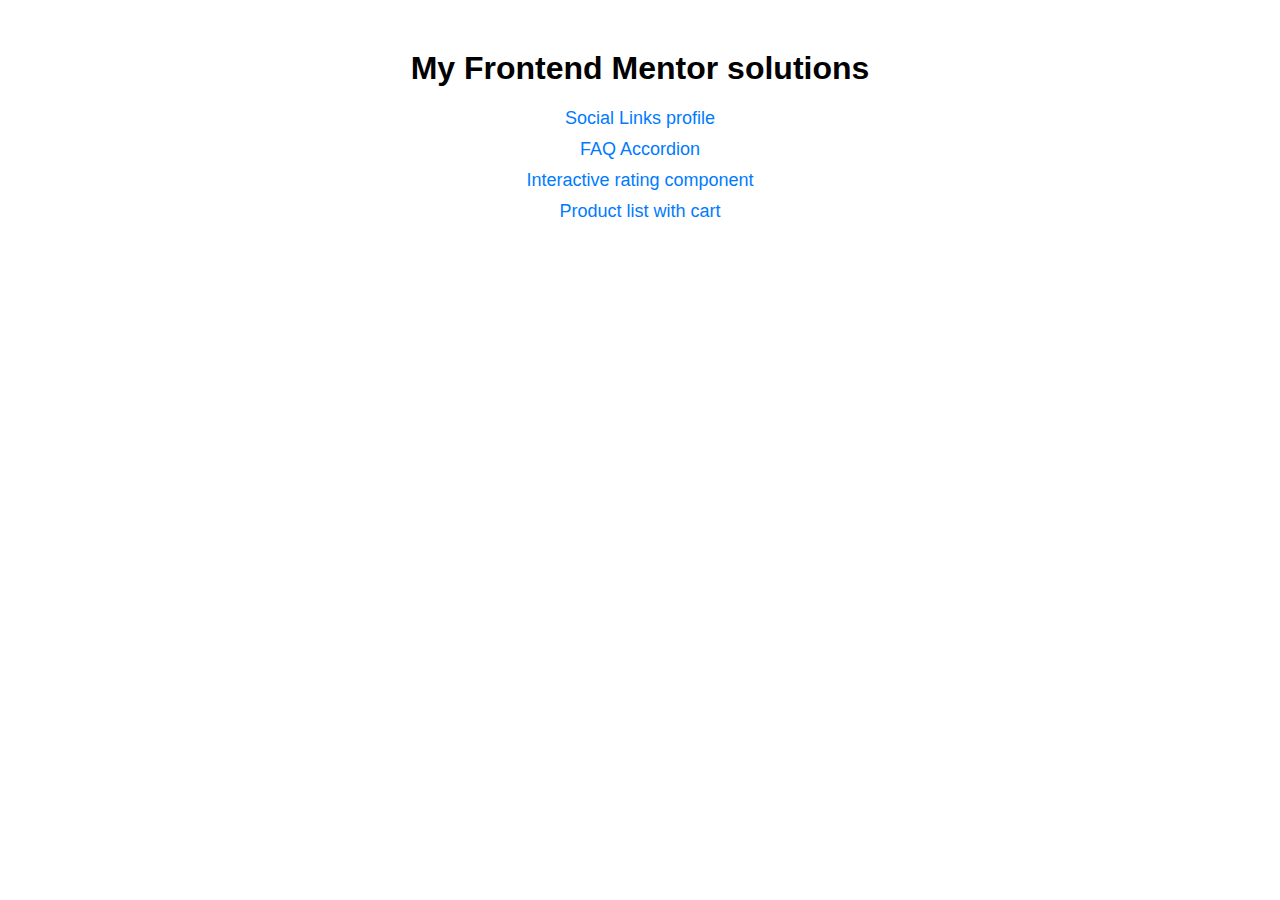
<file: docs/index.html>
<!DOCTYPE html>
<html lang="ru">

<head>
    <meta charset="UTF-8">
    <meta name="viewport" content="width=device-width, initial-scale=1.0">
    <title>Мои проекты</title>
    <style>
        body {
            font-family: Arial, sans-serif;
            text-align: center;
            margin: 50px;
        }

        ul {
            list-style-type: none;
            padding: 0;
        }

        li {
            margin: 10px 0;
        }

        a {
            text-decoration: none;
            color: #007bff;
            font-size: 18px;
        }

        a:hover {
            text-decoration: underline;
        }
    </style>
</head>

<body>
    <h1>Мy Frontend Mentor solutions</h1>
    <ul>
        <li>
            <a href="/FrontendMentor/social-links-profile-main/" target="_blank">Social Links profile</a>
        </li>
        <li>
            <a href="/FrontendMentor/faq-accordion-main/" target="_blank">FAQ Accordion</a>
        </li>
        <li>
            <a href="/FrontendMentor/interactive-rating-component-main/" target="_blank">Interactive rating
                component</a>
        </li>
        <li>
            <a href="/FrontendMentor/product-list-with-cart-main/" target="_blank">Product list with cart</a>
        </li>
    </ul>
</body>

</html>
</file>
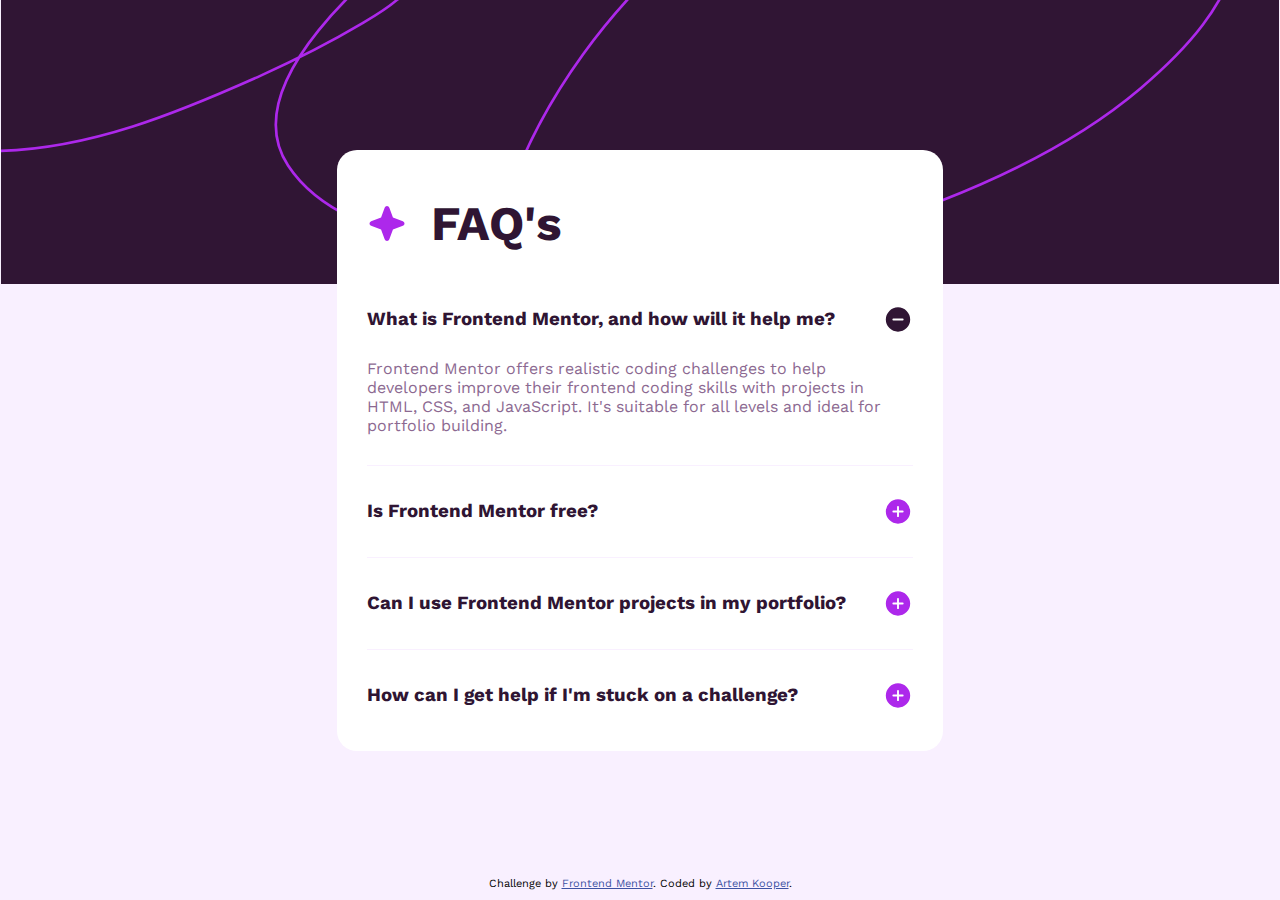
<file: faq-accordion-main/index.html>
<!DOCTYPE html>
<html lang="en">

<head>
  <meta charset="UTF-8">
  <meta name="viewport" content="width=device-width, initial-scale=1.0">
  <link rel="icon" type="image/png" sizes="32x32" href="./assets/images/favicon-32x32.png">
  <link rel="stylesheet" href="styles/styles.css">
  <title>Frontend Mentor | FAQ accordion</title>
  <script src="scripts/script.js" defer></script>
</head>

<body>
  <div class="wrapper">
    <div class="card">
      <div class="card_headerbox">
        <img src="assets/images/icon-star.svg" alt="icon_star">
        <h2 class="card_headerbox_title">FAQ's</h2>
      </div>
      <div class="accordion">
        <div class="accordion-item">
          <div class="accordion-item_headerbox">
            <h3 class="accordion-item_headerbox_title">What is Frontend Mentor, and how will it help me?</h3>
            <img class="accordion-item_headerbox_img" src="assets/images/icon-minus.svg">
          </div>
          <div class="accordion-item_content">
            Frontend Mentor offers realistic coding challenges to help developers improve their
            frontend coding skills with projects in HTML, CSS, and JavaScript. It's suitable for
            all levels and ideal for portfolio building.
          </div>
        </div>
        <div class="accordion-item">
          <div class="accordion-item_headerbox">
            <h3 class="accordion-item_headerbox_title">Is Frontend Mentor free?</h3>
            <img class="accordion-item_headerbox_img" src="assets/images/icon-plus.svg">
          </div>
          <div class="accordion-item_content hidden">
            Yes, Frontend Mentor offers both free and premium coding challenges, with the free
            option providing access to a range of projects suitable for all skill levels..
          </div>
        </div>
        <div class="accordion-item">
          <div class="accordion-item_headerbox">
            <h3 class="accordion-item_headerbox_title">Can I use Frontend Mentor projects in my portfolio?</h3>
            <img class="accordion-item_headerbox_img" src="assets/images/icon-plus.svg">
          </div>
          <div class="accordion-item_content hidden">
            Yes, you can use projects completed on Frontend Mentor in your portfolio. It's an excellent
            way to showcase your skills to potential employers!
          </div>
        </div>
        <div class="accordion-item">
          <div class="accordion-item_headerbox">
            <h3 class="accordion-item_headerbox_title">How can I get help if I'm stuck on a challenge?
            </h3>
            <img class="accordion-item_headerbox_img" src="assets/images/icon-plus.svg">
          </div>
          <div class="accordion-item_content hidden">
            The best place to get help is inside Frontend Mentor's Discord community. There's a help
            channel where you can ask questions and seek support from other community members.
          </div>
        </div>
      </div>
    </div>
    <div class="attribution">
      Challenge by <a href="https://www.frontendmentor.io/challenges/faq-accordion-wyfFdeBwBz" target="_blank">Frontend
        Mentor</a>.
      Coded by <a href="https://github.com/ArtKruzhkov" target="_blank">Artem Kooper</a>.
    </div>
  </div>

</body>

</html>
</file>
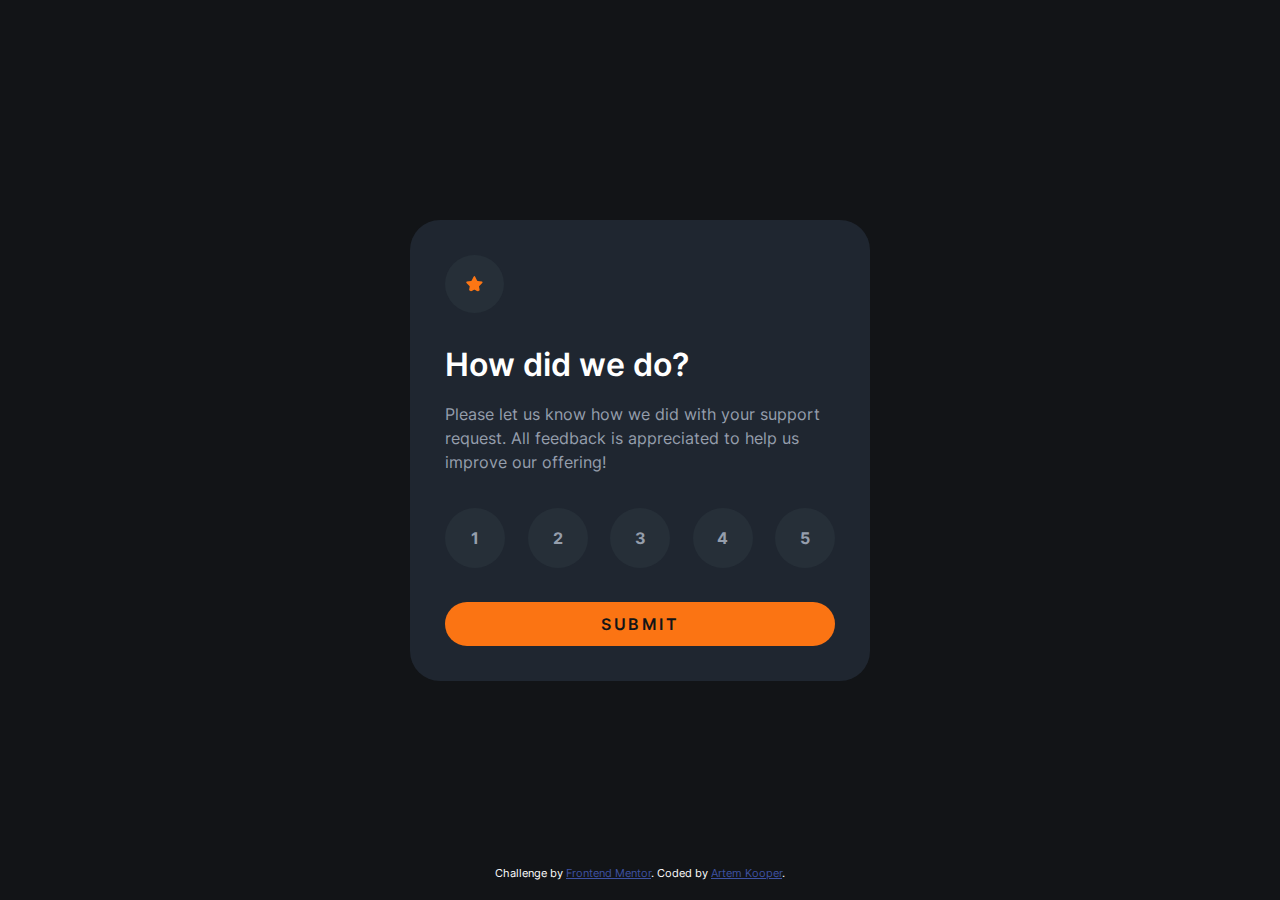
<file: interactive-rating-component-main/index.html>
<!DOCTYPE html>
<html lang="en">

<head>
  <meta charset="UTF-8">
  <meta name="viewport" content="width=device-width, initial-scale=1.0">

  <link rel="icon" type="image/png" sizes="32x32" href="./images/favicon-32x32.png">

  <title>Frontend Mentor | Interactive rating component</title>

  <link rel="stylesheet" href="styles/styles.css">
  <script src="scripts/script.js" defer></script>
</head>

<body>
  <div class="wrapper">
    <div class="rating-container">
      <div class="rating-container_img-box">
        <img src="images/icon-star.svg" alt="icon_star">
      </div>
      <h1 class="rating-container_headline">How did we do?</h1>
      <p class="rating-container_text">
        Please let us know how we did with your support request. All feedback is appreciated
        to help us improve our offering!
      </p>
      <div class="rating-container_rating-box">
        <form id="rating-form">
          <ul class="rating-container_rating-box_list">
            <li><input type="radio" name="rating" id="rating-1" value="1"><label for="rating-1">1</label></li>
            <li><input type="radio" name="rating" id="rating-2" value="2"><label for="rating-2">2</label></li>
            <li><input type="radio" name="rating" id="rating-3" value="3"><label for="rating-3">3</label></li>
            <li><input type="radio" name="rating" id="rating-4" value="4"><label for="rating-4">4</label></li>
            <li><input type="radio" name="rating" id="rating-5" value="5"><label for="rating-5">5</label></li>
          </ul>
          <button class="rating-container_rating-box_button" type="submit">Submit</button>
        </form>
      </div>
    </div>

    <div class="attribution">
      Challenge by <a href="https://www.frontendmentor.io?ref=challenge" target="_blank">Frontend Mentor</a>.
      Coded by <a href="https://github.com/ArtKruzhkov" target="_blank">Artem Kooper</a>.
    </div>

    <div class="thank-you-container hidden">
      <img src="images/illustration-thank-you.svg" alt="thank_you_icon">
      <p class="thank-you-container_selected-raiting">You selected X out of 5</p>
      <h1 class="thank-you-container_headline">Thank you!</h1>
      <p class="thank-you-container_text">
        We appreciate you taking the time to give a rating. If you ever need more support, dont hesitate to get in
        touch!
      </p>
    </div>
  </div>
</body>

</html>
</file>
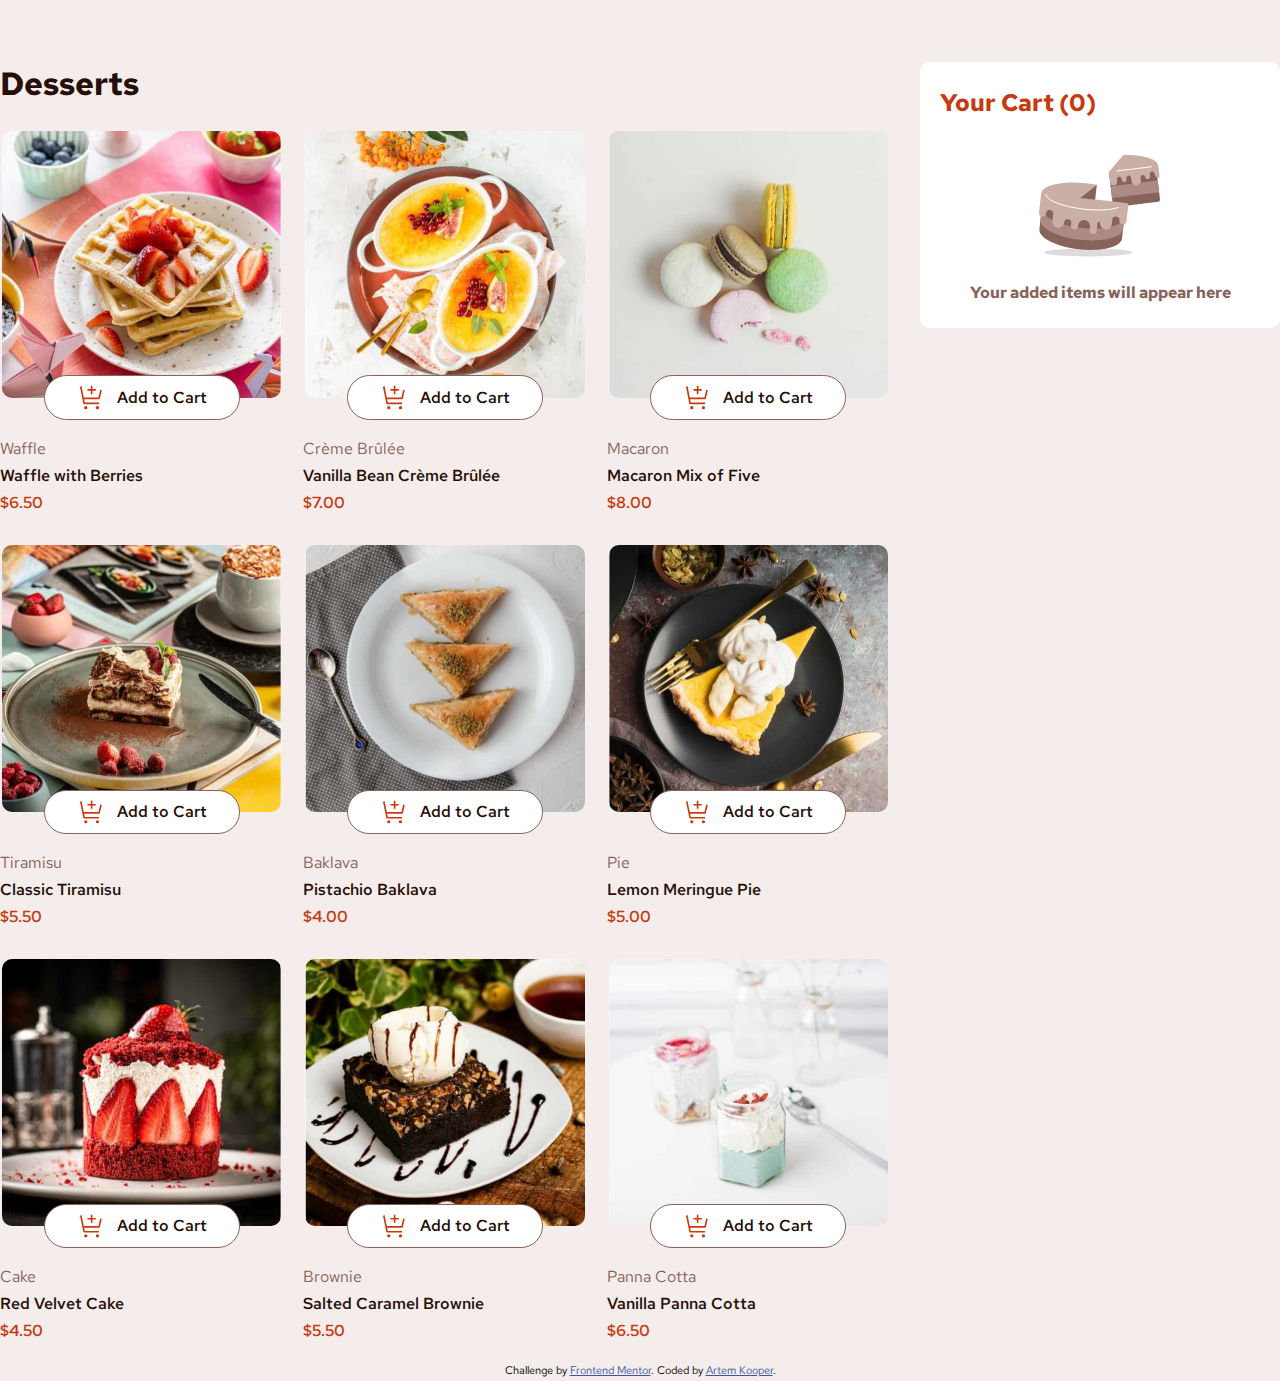
<file: product-list-with-cart-main/index.html>
<!DOCTYPE html>
<html lang="en">

<head>
  <meta charset="UTF-8">
  <meta name="viewport" content="width=device-width, initial-scale=1.0">
  <link rel="icon" type="image/png" sizes="32x32" href="./assets/images/favicon-32x32.png">
  <title>Frontend Mentor | Product list with cart</title>
  <link rel="stylesheet" href="./styles/style.css">
  <script src="scripts/script.js" defer></script>
</head>

<body>
  <div class="wrapper">
    <div class="product-container">
      <header class="product-container_header">
        <h1>Desserts</h1>
      </header>
      <div class="product-container_menu-list"></div>
    </div>
    <aside class="cart-container">
      <h2 class="cart-container_header">Your Cart (<span id="cart-quantity">0</span>)</h2>
      <div class="cart-container_cart-items"></div>
      <img class="cart-container_image" src="./assets/images/illustration-empty-cart.svg" alt="illustration-empty-cart">
      <p class="cart-container_text">Your added items will appear here</p>
      <div id="cart-total" class="cart-total" style="display: none;">
        <p class="cart-total_price-container">
          Order Total
          <span class="cart-total_price-container_total-price" id="total-price">$0.00</span>
        </p>
        <div class="cart-total_carbon-neutral-container">
          <img class="cart-total_carbon-neutral-container_image" src="./assets/images/icon-carbon-neutral.svg"
            alt="icon-carbon-neutral">
          <p class="cart-total_carbon-neutral-container_text">This is a <span>carbon-neutral</span> delivery</p>
        </div>
        <button class="cart-total_confirm-order">Confirm Order</button>
      </div>
    </aside>
    <dialog class="modal-container">
      <div class="modal-container_modal-content">
        <img class="modal-container_img" src="./assets/images/icon-order-confirmed.svg" alt="icon-order-confirmed">
        <h2 class="modal-container_header">Order Confirmed</h2>
        <p class="modal-container_text">We hope you enjoy your food!</p>
        <div class="modal-container_wrapper">
          <div class="modal-container_order-container"></div>
          <p class="modal-container_order-container_price-container">
            Order Total
            <span class="cart-total_price-container_total-price" id="modal-total-price">$0.00</span>
          </p>
        </div>
        <button class="modal-container_new-order-btn">Start new order</button>
      </div>
    </dialog>
    <div class="attribution">
      Challenge by <a href="https://www.frontendmentor.io?ref=challenge">Frontend Mentor</a>.
      Coded by <a href="https://github.com/ArtKruzhkov" target="_blank">Artem Kooper</a>.
    </div>
  </div>
</body>

</html>
</file>
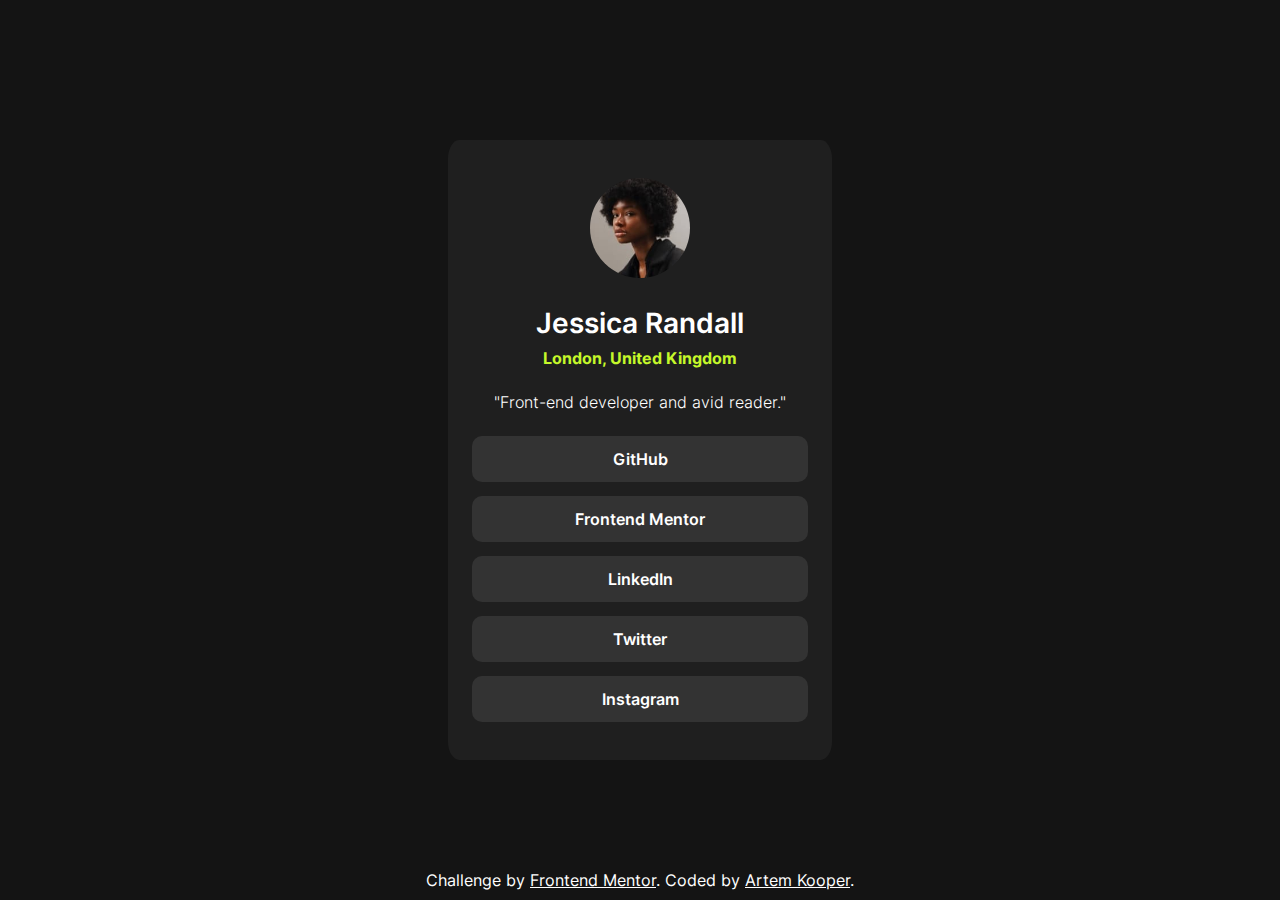
<file: social-links-profile-main/index.html>
<!DOCTYPE html>
<html lang="en">

<head>
  <meta charset="UTF-8">
  <meta name="viewport" content="width=device-width, initial-scale=1.0">
  <link rel="icon" type="image/png" sizes="32x32" href="./assets/images/favicon-32x32.png">
  <title>Social links profile</title>
  <link rel="stylesheet" href="styles/style.css">
</head>

<body>
  <div class="wrapper">
    <div class="main_card">
      <div class="user_info">
        <img class="user_avatar" src="assets/images/avatar-jessica.jpeg" alt="avatar_Jessica">
        <p class="user_name">Jessica Randall</p>
        <p class="user_city">London, United Kingdom</p>
        <p class="user_job">"Front-end developer and avid reader."</p>
      </div>
      <div class="user_links_container">
        <ul class="user_links_list">
          <li><a href="#" class="user-link">GitHub</a></li>
          <li><a href="#" class="user-link">Frontend Mentor</a></li>
          <li><a href="#" class="user-link">LinkedIn</a></li>
          <li><a href="#" class="user-link">Twitter</a></li>
          <li><a href="#" class="user-link">Instagram</a></li>
        </ul>
      </div>
    </div>
    <div class="attribution">
      Challenge by <a href="https://www.frontendmentor.io?ref=challenge" target="_blank">Frontend Mentor</a>.
      Coded by <a href="https://github.com/ArtKruzhkov" target="_blank">Artem Kooper</a>.
    </div>
  </div>



</body>

</html>
</file>
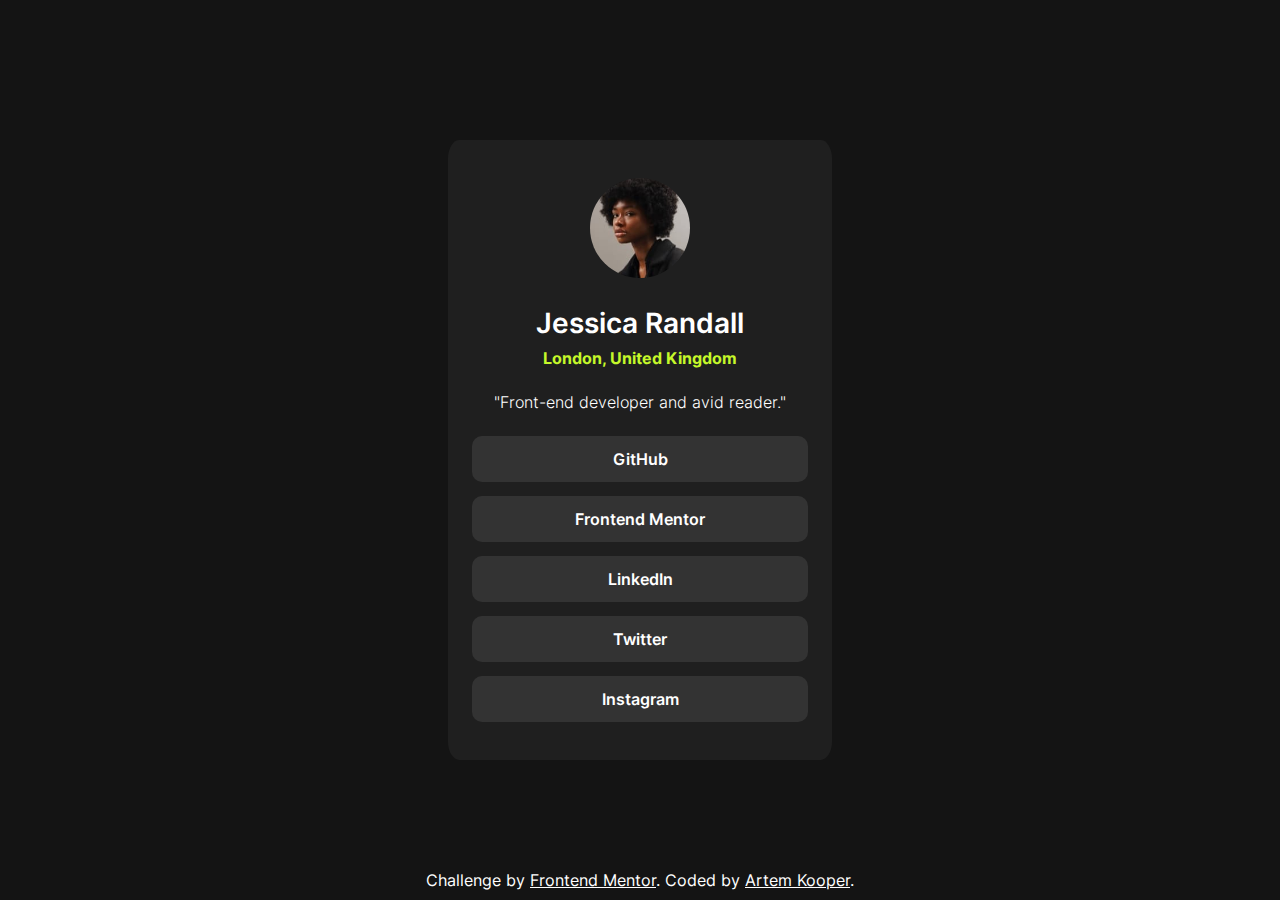
<file: docs/social-links-profile-main/index.html>
<!DOCTYPE html>
<html lang="en">

<head>
  <meta charset="UTF-8">
  <meta name="viewport" content="width=device-width, initial-scale=1.0">
  <link rel="icon" type="image/png" sizes="32x32" href="./assets/images/favicon-32x32.png">
  <title>Social links profile</title>
  <link rel="stylesheet" href="styles/style.css">
</head>

<body>
  <div class="wrapper">
    <div class="main_card">
      <div class="user_info">
        <img class="user_avatar" src="assets/images/avatar-jessica.jpeg" alt="avatar_Jessica">
        <p class="user_name">Jessica Randall</p>
        <p class="user_city">London, United Kingdom</p>
        <p class="user_job">"Front-end developer and avid reader."</p>
      </div>
      <div class="user_links_container">
        <ul class="user_links_list">
          <li><a href="#" class="user-link">GitHub</a></li>
          <li><a href="#" class="user-link">Frontend Mentor</a></li>
          <li><a href="#" class="user-link">LinkedIn</a></li>
          <li><a href="#" class="user-link">Twitter</a></li>
          <li><a href="#" class="user-link">Instagram</a></li>
        </ul>
      </div>
    </div>
    <div class="attribution">
      Challenge by <a href="https://www.frontendmentor.io?ref=challenge" target="_blank">Frontend Mentor</a>.
      Coded by <a href="https://github.com/ArtKruzhkov" target="_blank">Artem Kooper</a>.
    </div>
  </div>
</body>

</html>
</file>
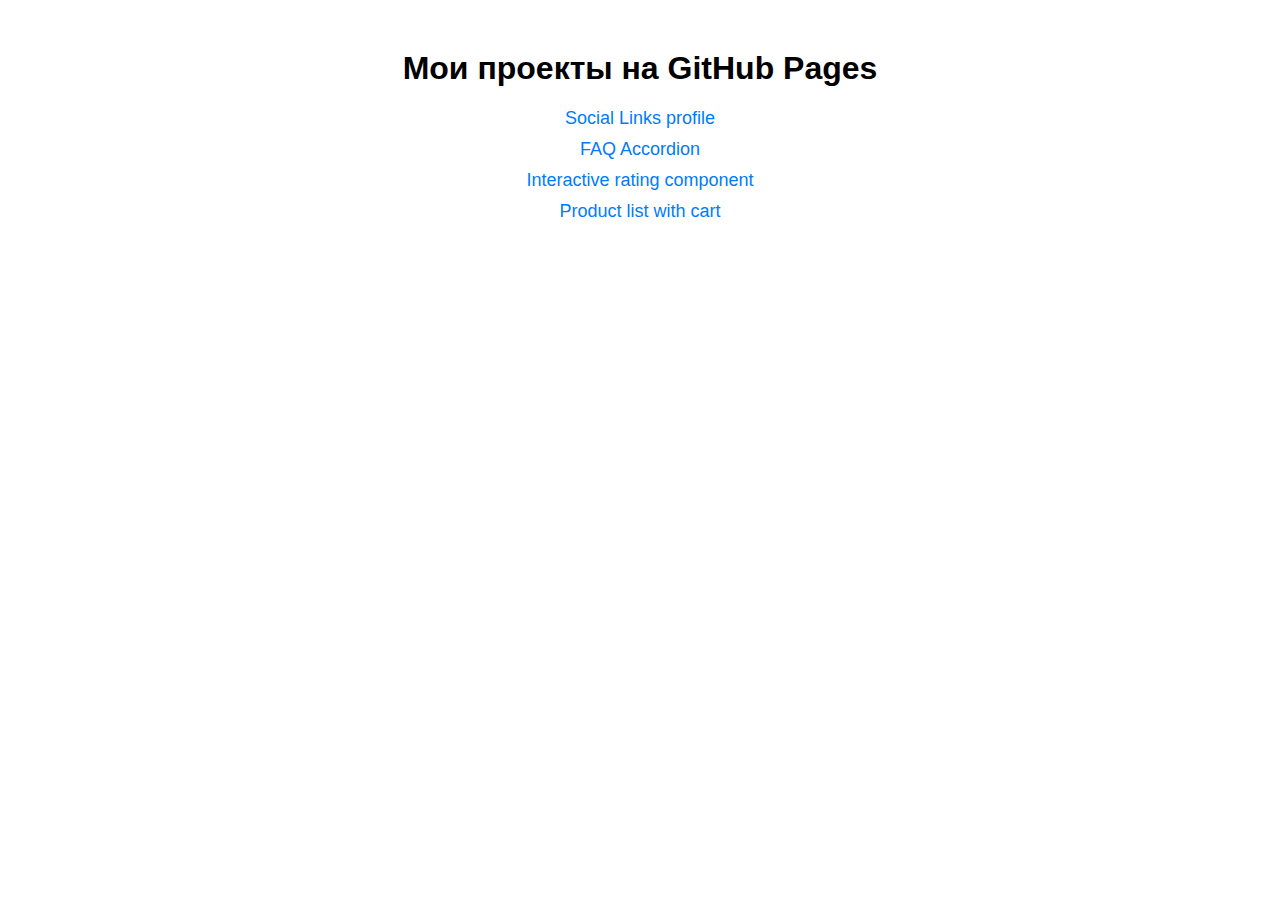
<file: docs/index2.html>
<!DOCTYPE html>
<html lang="ru">

<head>
    <meta charset="UTF-8">
    <meta name="viewport" content="width=device-width, initial-scale=1.0">
    <title>Мои проекты</title>
    <style>
        body {
            font-family: Arial, sans-serif;
            text-align: center;
            margin: 50px;
        }

        ul {
            list-style-type: none;
            padding: 0;
        }

        li {
            margin: 10px 0;
        }

        a {
            text-decoration: none;
            color: #007bff;
            font-size: 18px;
        }

        a:hover {
            text-decoration: underline;
        }
    </style>
</head>

<body>
    <h1>Мои проекты на GitHub Pages</h1>
    <ul>
        <li><a href="../social-links-profile-main/">Social Links profile</a></li>
        <li><a href="../faq-accordion-main/">FAQ Accordion</a></li>
        <li><a href="../interactive-rating-component-main/">Interactive rating component</a></li>
        <li><a href="../product-list-with-cart-main/">Product list with cart</a></li>
    </ul>
</body>

</html>
</file>
<file: faq-accordion-main/styles/styles.css>
@font-face {
  font-family: "WorkSans";
  src: url("../assets/fonts/static/WorkSans-Regular.ttf") format("truetype");
  font-weight: 400;
  font-style: normal;
}
@font-face {
  font-family: "WorkSans";
  src: url("../assets/fonts/static/WorkSans-SemiBold.ttf") format("truetype");
  font-weight: 600;
  font-style: normal;
}
@font-face {
  font-family: "WorkSans";
  src: url("../assets/fonts/static/WorkSans-Bold.ttf") format("truetype");
  font-weight: 700;
  font-style: normal;
}
* {
  margin: 0;
  padding: 0;
}

body {
  font-family: "WorkSans", sans-serif;
  font-weight: 400;
  font-size: 16px;
}

.wrapper {
  height: 100vh;
  display: flex;
  flex-direction: column;
  justify-content: center;
  align-items: center;
  position: relative;
  background: url("../assets/images/background-pattern-desktop.svg") no-repeat top center/contain, #f9f0ff 100%;
}

.card {
  display: flex;
  flex-direction: column;
  width: 546px;
  background-color: #ffffff;
  padding: 45px 30px 10px 30px;
  border-radius: 20px;
}
.card_headerbox {
  display: flex;
  align-items: center;
  gap: 24px;
  margin-bottom: 22px;
}
.card_headerbox_title {
  font-weight: 700;
  font-size: 48px;
  color: #2f1533;
}

.accordion-item {
  padding: 30px 0 30px;
  border-bottom: 1px solid #f9f0ff;
  cursor: pointer;
}
.accordion-item_headerbox {
  display: flex;
  align-items: center;
  justify-content: space-between;
}
.accordion-item_headerbox_title {
  font-weight: 700;
  color: #2f1533;
}
.accordion-item_content {
  margin-top: 24px;
  color: #8c6991;
  max-height: 0;
  overflow: hidden;
  transition: max-height 0.3s ease-out, opacity 0.3s ease-out, margin-top 0.3s ease;
}
.accordion-item_content.hidden {
  opacity: 0;
  margin-top: 0;
}
.accordion-item_content:not(.hidden) {
  max-height: 200px;
  opacity: 1;
}
.accordion-item:last-child {
  border-bottom: none;
}

.attribution {
  font-size: 11px;
  text-align: center;
  position: absolute;
  bottom: 10px;
}

.attribution a {
  color: hsl(228, 45%, 44%);
}

@media (max-width: 425px) {
  .card {
    width: 320px;
    box-sizing: border-box;
  }
  .wrapper {
    background: url("../assets/images/background-pattern-mobile.svg") no-repeat top center/contain, #f9f0ff 100%;
  }
}/*# sourceMappingURL=styles.css.map */
</file>
<file: interactive-rating-component-main/styles/styles.css>
@font-face {
  font-family: "Inter";
  src: url("../fonts/static/Inter-Regular.ttf") format("truetype");
  font-weight: 400;
  font-style: normal;
}
@font-face {
  font-family: "Inter-Bold";
  src: url("../fonts/static/Inter-Bold.ttf") format("truetype");
  font-weight: 700;
  font-style: normal;
}
@font-face {
  font-family: "Inter-SemiBold";
  src: url("../fonts/static/Inter-SemiBold.ttf") format("truetype");
  font-weight: 600;
  font-style: normal;
}
* {
  margin: 0;
  padding: 0;
  box-sizing: border-box;
}

body {
  font-family: "Inter", sans-serif;
  color: #ffffff;
}

.hidden {
  display: none;
}

.wrapper {
  background-color: #121417;
  height: 100vh;
  display: flex;
  justify-content: center;
  align-items: center;
}

.rating-container {
  background-color: #1f2630;
  padding: 35px;
  width: 460px;
  border-radius: 30px;
}
.rating-container_img-box {
  width: -moz-fit-content;
  width: fit-content;
  margin-bottom: 32px;
}
.rating-container_img-box img {
  display: block;
  padding: 21px;
  background-color: #262f38;
  border-radius: 50%;
}
.rating-container_headline {
  font-weight: 600;
  font-family: "Inter-SemiBold";
  margin-bottom: 18px;
}
.rating-container_text {
  color: #959eac;
  font-size: 16px;
  line-height: 24px;
}
.rating-container_rating-box {
  margin-top: 34px;
}
.rating-container_rating-box form {
  display: flex;
  flex-direction: column;
}
.rating-container_rating-box_list {
  list-style: none;
  display: flex;
  justify-content: space-between;
  gap: 12px;
  margin-bottom: 34px;
}
.rating-container_rating-box_list li label {
  background-color: #262f38;
  border-radius: 50%;
  display: flex;
  justify-content: center;
  align-items: center;
  cursor: pointer;
  width: 60px;
  padding: 20px 0;
  color: #959eac;
  font-family: "Inter-bold";
  font-weight: 700;
  transition: color 0.3s ease, background-color 0.3s ease;
}
.rating-container_rating-box_list li label:hover {
  background-color: #fb7413;
  color: #252d37;
}
.rating-container_rating-box_list input {
  opacity: 0;
  width: 0;
  height: 0;
  position: absolute;
  left: -9999px;
}
.rating-container_rating-box_list li:has(input:checked) label {
  color: #252d37;
  background-color: #ffffff;
}
.rating-container_rating-box_button {
  all: unset;
  display: block;
  background-color: #fb7413;
  color: #121417;
  padding: 12px 0;
  border-radius: 24px;
  font-size: 16px;
  text-align: center;
  cursor: pointer;
  font-family: "Inter-Semibold";
  font-weight: 600;
  text-transform: uppercase;
  letter-spacing: 2.5px;
  transition: background-color 0.3s ease;
}
.rating-container_rating-box_button:hover {
  background-color: #ffffff;
}

.thank-you-container {
  background-color: #1f2630;
  padding: 40px;
  width: 460px;
  border-radius: 30px;
  text-align: center;
}
.thank-you-container_selected-raiting {
  width: -moz-fit-content;
  width: fit-content;
  padding: 12px 24px;
  border-radius: 25px;
  background-color: #262f38;
  color: #fb7413;
  margin: 34px auto 44px;
}
.thank-you-container_headline {
  font-weight: 600;
  font-family: "Inter-SemiBold";
  margin-bottom: 18px;
}
.thank-you-container_text {
  color: #959eac;
  font-size: 16px;
  line-height: 24px;
}

.attribution {
  position: absolute;
  bottom: 20px;
  font-size: 11px;
  text-align: center;
}

.attribution a {
  color: hsl(228, 45%, 44%);
}/*# sourceMappingURL=styles.css.map */
</file>
<file: product-list-with-cart-main/styles/style.css>
@font-face {
  font-family: "RedHatText";
  src: url("../assets/fonts/static/RedHatText-Regular.ttf") format("truetype");
  font-weight: 400;
  font-style: normal;
}
@font-face {
  font-family: "RedHatText";
  src: url("../assets/fonts/static/RedHatText-SemiBold.ttf") format("truetype");
  font-weight: 600;
  font-style: normal;
}
@font-face {
  font-family: "RedHatText";
  src: url("../assets/fonts/static/RedHatText-Bold.ttf") format("truetype");
  font-weight: 700;
  font-style: normal;
}
* {
  margin: 0;
  padding: 0;
  box-sizing: border-box;
}

.wrapper {
  font-family: "RedHatText", sans-serif;
  font-weight: 400;
  display: flex;
  gap: 30px;
  justify-content: center;
  background-color: #f4edeb;
  padding-top: 62px;
  padding-bottom: 40px;
  position: relative;
}

.product-container {
  width: calc(100% - 390px);
  max-width: 1000px;
}
.product-container_header {
  font-weight: 700;
  color: #260f08;
  margin-bottom: 24px;
}
.product-container_menu-list {
  display: flex;
  flex-wrap: wrap;
  -moz-column-gap: 20px;
       column-gap: 20px;
  row-gap: 30px;
}
.product-container_menu-list_product-card {
  width: calc((100% - 40px) / 3);
}
.product-container_menu-list_product-card_img-container {
  position: relative;
  margin-bottom: 38px;
}
.product-container_menu-list_product-card_img-container button {
  all: unset;
  position: absolute;
  bottom: -20px;
  left: 50%;
  transform: translateX(-50%);
  width: -moz-max-content;
  width: max-content;
  display: flex;
  align-items: center;
  gap: 12px;
  background-color: white;
  border: 1px solid #87635a;
  color: #260f08;
  padding: 8px 32px;
  border-radius: 30px;
  font-weight: 600;
  text-align: center;
  cursor: pointer;
  transition: background-color 0.3s ease, border-color 0.3s ease, color 0.3s ease;
}
.product-container_menu-list_product-card_img-container button img {
  width: 28px;
  height: auto;
}
.product-container_menu-list_product-card_img-container button:hover {
  color: #c73a0f;
  border-color: #c73a0f;
}
.product-container_menu-list_product-card_img-container button.active {
  background-color: #c73a0f;
  color: #ffffff;
  border-color: #c73a0f;
  width: 192px;
  display: flex;
  justify-content: space-between;
  gap: 0;
  box-sizing: border-box;
  padding: 10px;
  transition: background-color 0.3s ease;
}
.product-container_menu-list_product-card_img-container button.active:hover {
  background-color: #952d0d;
}
.product-container_menu-list_product-card_img-container button.active .decrease, .product-container_menu-list_product-card_img-container button.active .increase {
  width: 10px;
  height: 10px;
  padding: 5px;
  box-sizing: content-box;
  border: 1px solid white;
  border-radius: 20px;
  background-color: transparent;
  display: flex;
  align-items: center;
  justify-content: center;
  transition: background-color 0.3s ease, border-color 0.3s ease, color 0.3s ease;
  color: white;
}
.product-container_menu-list_product-card_img-container button.active .decrease:hover, .product-container_menu-list_product-card_img-container button.active .increase:hover {
  background-color: white;
  color: #c73a0f;
  border-color: #c73a0f;
}
.product-container_menu-list_product-card_img-container_img-wrap {
  border-radius: 12px;
  border: 2px solid transparent;
}
.product-container_menu-list_product-card_img-container_img-wrap.active {
  border: 2px solid #c73a0f;
}
.product-container_menu-list_product-card_img-container img {
  width: 100%;
  height: auto;
  display: block;
  border-radius: 10px;
}
.product-container_menu-list_product-card_category {
  color: #87635a;
}
.product-container_menu-list_product-card_name {
  color: #260f08;
  font-size: 16px;
  font-weight: 600;
  margin: 6px 0;
}
.product-container_menu-list_product-card_price {
  color: #c73a0f;
  font-weight: 600;
}

.cart-container {
  width: 360px;
  height: -moz-fit-content;
  height: fit-content;
  text-align: center;
  background-color: white;
  padding: 25px 20px;
  border-radius: 10px;
  position: sticky;
  top: 20px;
  z-index: 10;
}
.cart-container_header {
  text-align: start;
  color: #c73a0f;
  margin-bottom: 8px;
}
.cart-container_text {
  color: #87635a;
  font-weight: bold;
  margin-top: 12px;
}
.cart-container_image {
  margin: 24px auto 0;
  display: block;
}

.cart-item {
  display: flex;
  justify-content: space-between;
  align-items: center;
  padding: 16px 0;
  border-bottom: 1px solid rgba(135, 99, 90, 0.1);
}
.cart-item_info {
  width: 185px;
}
.cart-item_img {
  border: 1px solid #87635a;
  border-radius: 10px;
  padding: 2px;
  display: flex;
  cursor: pointer;
}
.cart-item_name {
  color: #260f08;
  font-weight: 600;
  font-size: 15px;
  margin-bottom: 6px;
  text-align: start;
}
.cart-item_price-container {
  display: flex;
  justify-content: space-between;
  align-items: center;
}
.cart-item_quantity {
  color: #c73a0f;
  font-weight: 600;
  font-size: 15px;
}
.cart-item_price {
  color: #87635a;
  font-size: 15px;
}
.cart-item_total {
  color: #87635a;
  font-size: 15px;
  font-weight: 600;
}

.cart-total {
  margin-top: 22px;
}
.cart-total_price-container {
  display: flex;
  justify-content: space-between;
  align-items: center;
  color: #260f08;
  font-weight: 400;
  font-size: 16px;
  margin-bottom: 20px;
}
.cart-total_price-container_total-price {
  font-weight: 700;
  font-size: 24px;
}
.cart-total_carbon-neutral-container {
  display: flex;
  justify-content: center;
  align-items: center;
  gap: 8px;
  padding: 12px 0;
  background-color: #f4edeb;
  border-radius: 8px;
}
.cart-total_carbon-neutral-container_text {
  color: #260f08;
  font-size: 15px;
}
.cart-total_carbon-neutral-container_text span {
  font-weight: 600;
}
.cart-total_confirm-order {
  all: unset;
  margin-top: 20px;
  display: block;
  box-sizing: border-box;
  width: 100%;
  background-color: #c73a0f;
  color: #ffffff;
  font-weight: 600;
  border: none;
  padding: 12px 16px;
  border-radius: 34px;
  font-size: 16px;
  text-align: center;
  cursor: pointer;
  transition: background-color 0.3s ease;
}
.cart-total_confirm-order:hover {
  background-color: #952d0d;
}

.modal-container {
  width: 580px;
  background-color: #ffffff;
  border: none;
  border-radius: 10px;
  top: 50%;
  left: 50%;
  transform: translate(-50%, -50%);
}
.modal-container::backdrop {
  background: rgba(0, 0, 0, 0.5);
}
.modal-container_modal-content {
  padding: 20px;
}
.modal-container_img {
  display: block;
}
.modal-container_header {
  color: #260f08;
  font-weight: 700;
  font-size: 32px;
  margin: 22px 0 8px;
}
.modal-container_text {
  color: #87635a;
  font-size: 15px;
  margin-bottom: 32px;
}
.modal-container_wrapper {
  background-color: #fcf9f7;
  padding: 20px;
  border-radius: 10px;
}
.modal-container_order-container_price-container {
  display: flex;
  justify-content: space-between;
  align-items: center;
  color: #260f08;
  font-weight: 400;
  font-size: 16px;
  padding-top: 24px;
}
.modal-container_order-container_price-container_total-price {
  font-weight: 700;
  font-size: 24px;
}
.modal-container_new-order-btn {
  all: unset;
  margin-top: 20px;
  display: block;
  box-sizing: border-box;
  width: 100%;
  background-color: #c73a0f;
  color: #ffffff;
  font-weight: 600;
  border: none;
  padding: 12px 16px;
  border-radius: 34px;
  font-size: 16px;
  text-align: center;
  cursor: pointer;
  transition: background-color 0.3s ease;
}
.modal-container_new-order-btn:hover {
  background-color: #952d0d;
}

.order-item {
  display: flex;
  justify-content: space-between;
  align-items: center;
  padding: 16px 0;
  border-bottom: 1px solid rgba(135, 99, 90, 0.1);
}
.order-item_image {
  display: block;
  width: 68px;
  height: auto;
  border-radius: 8px;
}
.order-item_info {
  display: flex;
  align-items: center;
  gap: 14px;
}
.order-item_name {
  color: #260f08;
  font-weight: 600;
  font-size: 15px;
  margin-bottom: 12px;
}
.order-item_price-container {
  display: flex;
  align-items: center;
  gap: 14px;
}
.order-item_total {
  color: #260f08;
  font-size: 15px;
  font-weight: 600;
}

.attribution {
  font-size: 11px;
  text-align: center;
  position: absolute;
  bottom: 4px;
}

.attribution a {
  color: hsl(228, 45%, 44%);
}/*# sourceMappingURL=style.css.map */
</file>
<file: social-links-profile-main/styles/style.css>
@font-face {
    font-family: 'Intel';
    src: url('../assets/fonts/static/Inter-Regular.ttf') format('truetype');
    font-weight: 400;
    font-style: normal;
}

@font-face {
    font-family: 'Intel';
    src: url('../assets/fonts/static/Inter-SemiBold.ttf') format('truetype');
    font-weight: 600;
    font-style: normal;
}

@font-face {
    font-family: 'Intel';
    src: url('../assets/fonts/static/Inter-Bold.ttf') format('truetype');
    font-weight: 700;
    font-style: normal;
}

@font-face {
    font-family: 'Intel-Variable';
    src: url('../assets/fonts/Inter-VariableFont.ttf') format('truetype');
    font-weight: 300;
    font-style: normal;
}

* {
    margin: 0;
    padding: 0;
}

body {
    background-color: #141414;
    font-family: 'Intel';
    font-weight: 400;
    color: white;
}

ul {
    list-style-type: none;
}

a {
    color: white;
    text-decoration: none;
}

.wrapper {
    display: flex;
    flex-direction: column;
    justify-content: center;
    align-items: center;
    height: 100vh;
    position: relative;
}

.main_card {
    background-color: #1f1f1f;
    display: flex;
    flex-direction: column;
    height: fit-content;
    padding: 38px 24px;
    border-radius: 3%;
}

.user_info {
    text-align: center;
    margin-bottom: 24px;
    padding: 0 22px;
}

.user_avatar {
    border-radius: 50%;
    width: 100px;
    margin-bottom: 24px;
}

.user_name {
    font-weight: 600;
    font-size: 28px;
    margin-bottom: 8px;
}

.user_city {
    color: #c5f82a;
    font-weight: 700;
    font-size: 16px;
    margin-bottom: 24px;
}

.user_job {
    font-family: 'Intel-Variable';
    font-size: 16px;
}

.user_links_list {
    display: flex;
    flex-direction: column;
    gap: 14px;
}

.user-link {
    font-weight: 600;
    display: flex;
    background-color: #333333;
    height: 30px;
    align-items: center;
    justify-content: center;
    padding: 8px;
    border-radius: 10px;
    transition: background-color 0.3s ease, color 0.3s ease;
}

.user-link:hover {
    background-color: #c5f82a;
    color: #1f1f1f;
}

.attribution {
    position: absolute;
    bottom: 10px;
}

.attribution a {
    text-decoration: underline;
}
</file>
<file: docs/social-links-profile-main/styles/style.css>
@font-face {
    font-family: 'Intel';
    src: url('../assets/fonts/static/Inter-Regular.ttf') format('truetype');
    font-weight: 400;
    font-style: normal;
}

@font-face {
    font-family: 'Intel';
    src: url('../assets/fonts/static/Inter-SemiBold.ttf') format('truetype');
    font-weight: 600;
    font-style: normal;
}

@font-face {
    font-family: 'Intel';
    src: url('../assets/fonts/static/Inter-Bold.ttf') format('truetype');
    font-weight: 700;
    font-style: normal;
}

@font-face {
    font-family: 'Intel-Variable';
    src: url('../assets/fonts/Inter-VariableFont.ttf') format('truetype');
    font-weight: 300;
    font-style: normal;
}

* {
    margin: 0;
    padding: 0;
}

body {
    background-color: #141414;
    font-family: 'Intel';
    font-weight: 400;
    color: white;
}

ul {
    list-style-type: none;
}

a {
    color: white;
    text-decoration: none;
}

.wrapper {
    display: flex;
    flex-direction: column;
    justify-content: center;
    align-items: center;
    height: 100vh;
    position: relative;
}

.main_card {
    background-color: #1f1f1f;
    display: flex;
    flex-direction: column;
    height: fit-content;
    padding: 38px 24px;
    border-radius: 3%;
}

.user_info {
    text-align: center;
    margin-bottom: 24px;
    padding: 0 22px;
}

.user_avatar {
    border-radius: 50%;
    width: 100px;
    margin-bottom: 24px;
}

.user_name {
    font-weight: 600;
    font-size: 28px;
    margin-bottom: 8px;
}

.user_city {
    color: #c5f82a;
    font-weight: 700;
    font-size: 16px;
    margin-bottom: 24px;
}

.user_job {
    font-family: 'Intel-Variable';
    font-size: 16px;
}

.user_links_list {
    display: flex;
    flex-direction: column;
    gap: 14px;
}

.user-link {
    font-weight: 600;
    display: flex;
    background-color: #333333;
    height: 30px;
    align-items: center;
    justify-content: center;
    padding: 8px;
    border-radius: 10px;
    transition: background-color 0.3s ease, color 0.3s ease;
}

.user-link:hover {
    background-color: #c5f82a;
    color: #1f1f1f;
}

.attribution {
    position: absolute;
    bottom: 10px;
}

.attribution a {
    text-decoration: underline;
}
</file>
